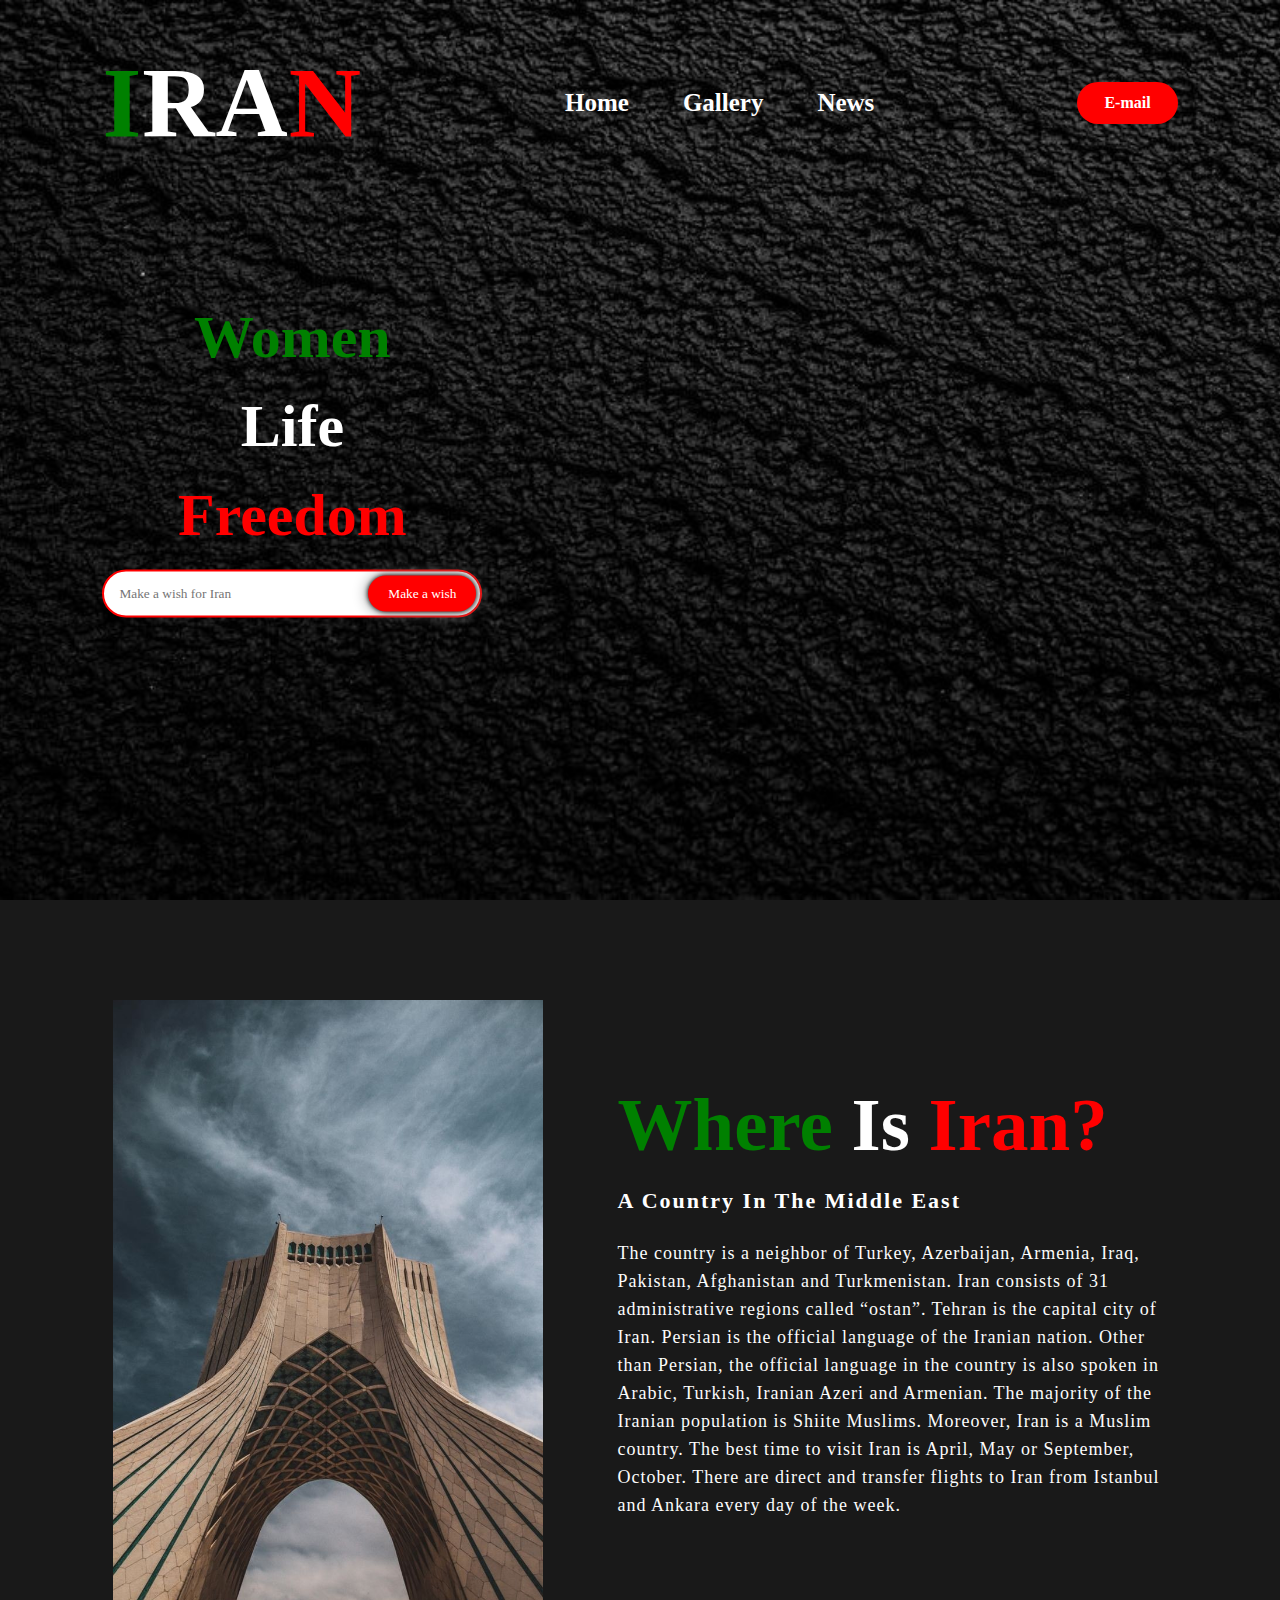
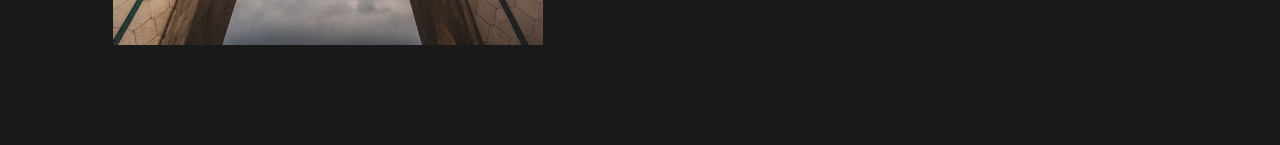
<file: index.html>
<!DOCTYPE html>
<html>
    <head>
        <meta charset="UTF-8">
        <title>Iran</title>
        <link rel="stylesheet" href="style.css">

    </head>
    <body>
        <section>
            <div class="main">
                <nav>
                    <h2 class="logo">I<span class="a">RA</span><span class="n">N</span></h2>
                    <ul>
                        <li><a href="#">Home</a></li>
                        <li><a href="gallery.html">Gallery</a></li>
                        <li><a href="news.html">News</a></li>
                    </ul>
                    <a href="#" class="btn">E-mail</a>
                </nav>
                <div class="content">
                    <h1 class="w">Women</h1>
                    <h1 class="l">Life</h1>
                    <h1 class="f">Freedom</h1>
                    <div class="make">
                        <form>
                            <input type="text" name="wish" id="wish" placeholder="Make a wish for Iran">
                            <input type="submit" name="submit" value="Make a wish" id="sub">
                        </form>
                </div>
            </div>
        </section>


        <section class="where">
            <div class="where-main">
                <img src="photo3.jpg" alt="Azadi Tower">
                <div class="where-text">
                    <h2><span class="t1">Where </span>is <span class="t2">Iran?</span></h2>
                    <h5>A country in the Middle East</h5>
                    <p>
                        The country is a neighbor of Turkey, Azerbaijan, Armenia, Iraq, Pakistan, Afghanistan and Turkmenistan.
                        Iran consists of 31 administrative regions called “ostan”. Tehran is the capital city of Iran. Persian 
                        is the official language of the Iranian nation. Other than Persian, the official language in the country 
                        is also spoken in Arabic, Turkish, Iranian Azeri and Armenian.

                        The majority of the Iranian population is Shiite Muslims. 
                        Moreover, Iran is a Muslim country. The best time to visit Iran is April, May or September, October.
                        There are direct and transfer flights to Iran from Istanbul and Ankara every day of the week.
                    </p>
                </div>
            </div>
        </section>
        
    </body>
</html>
</file>
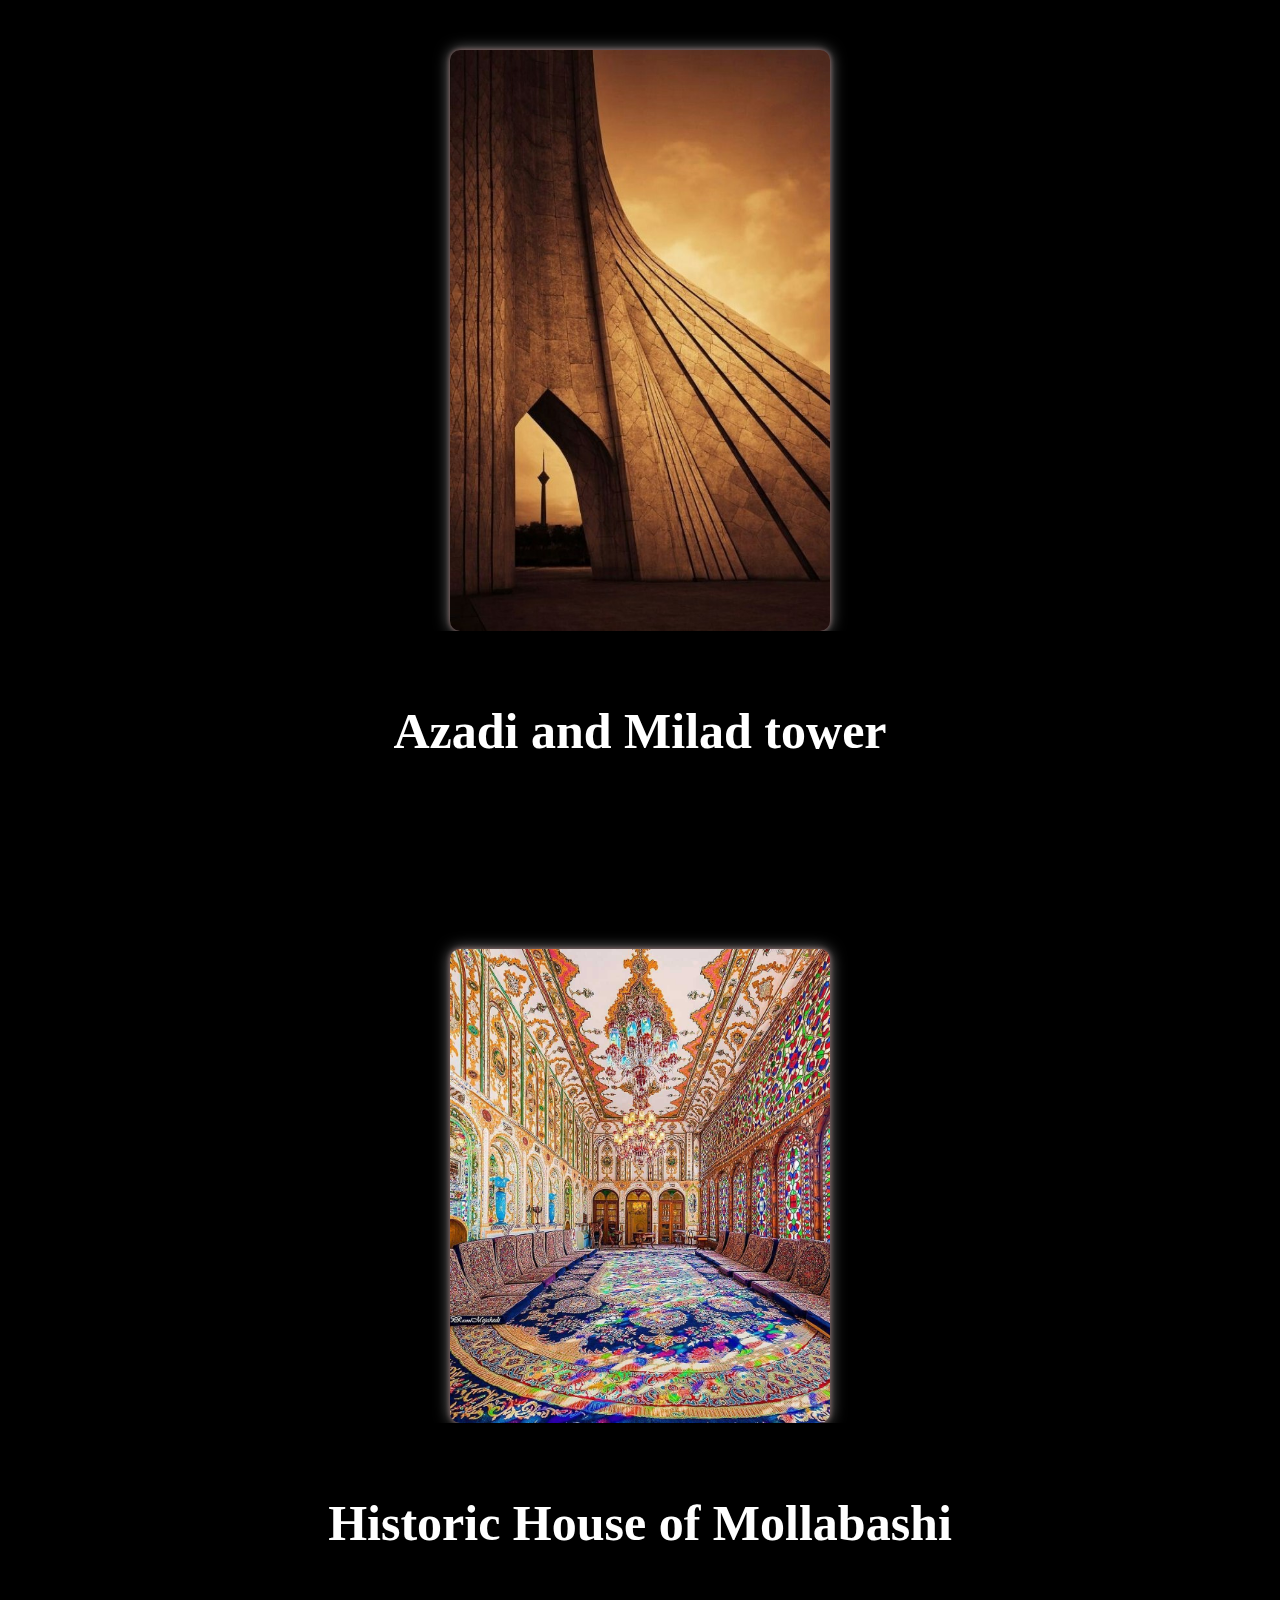
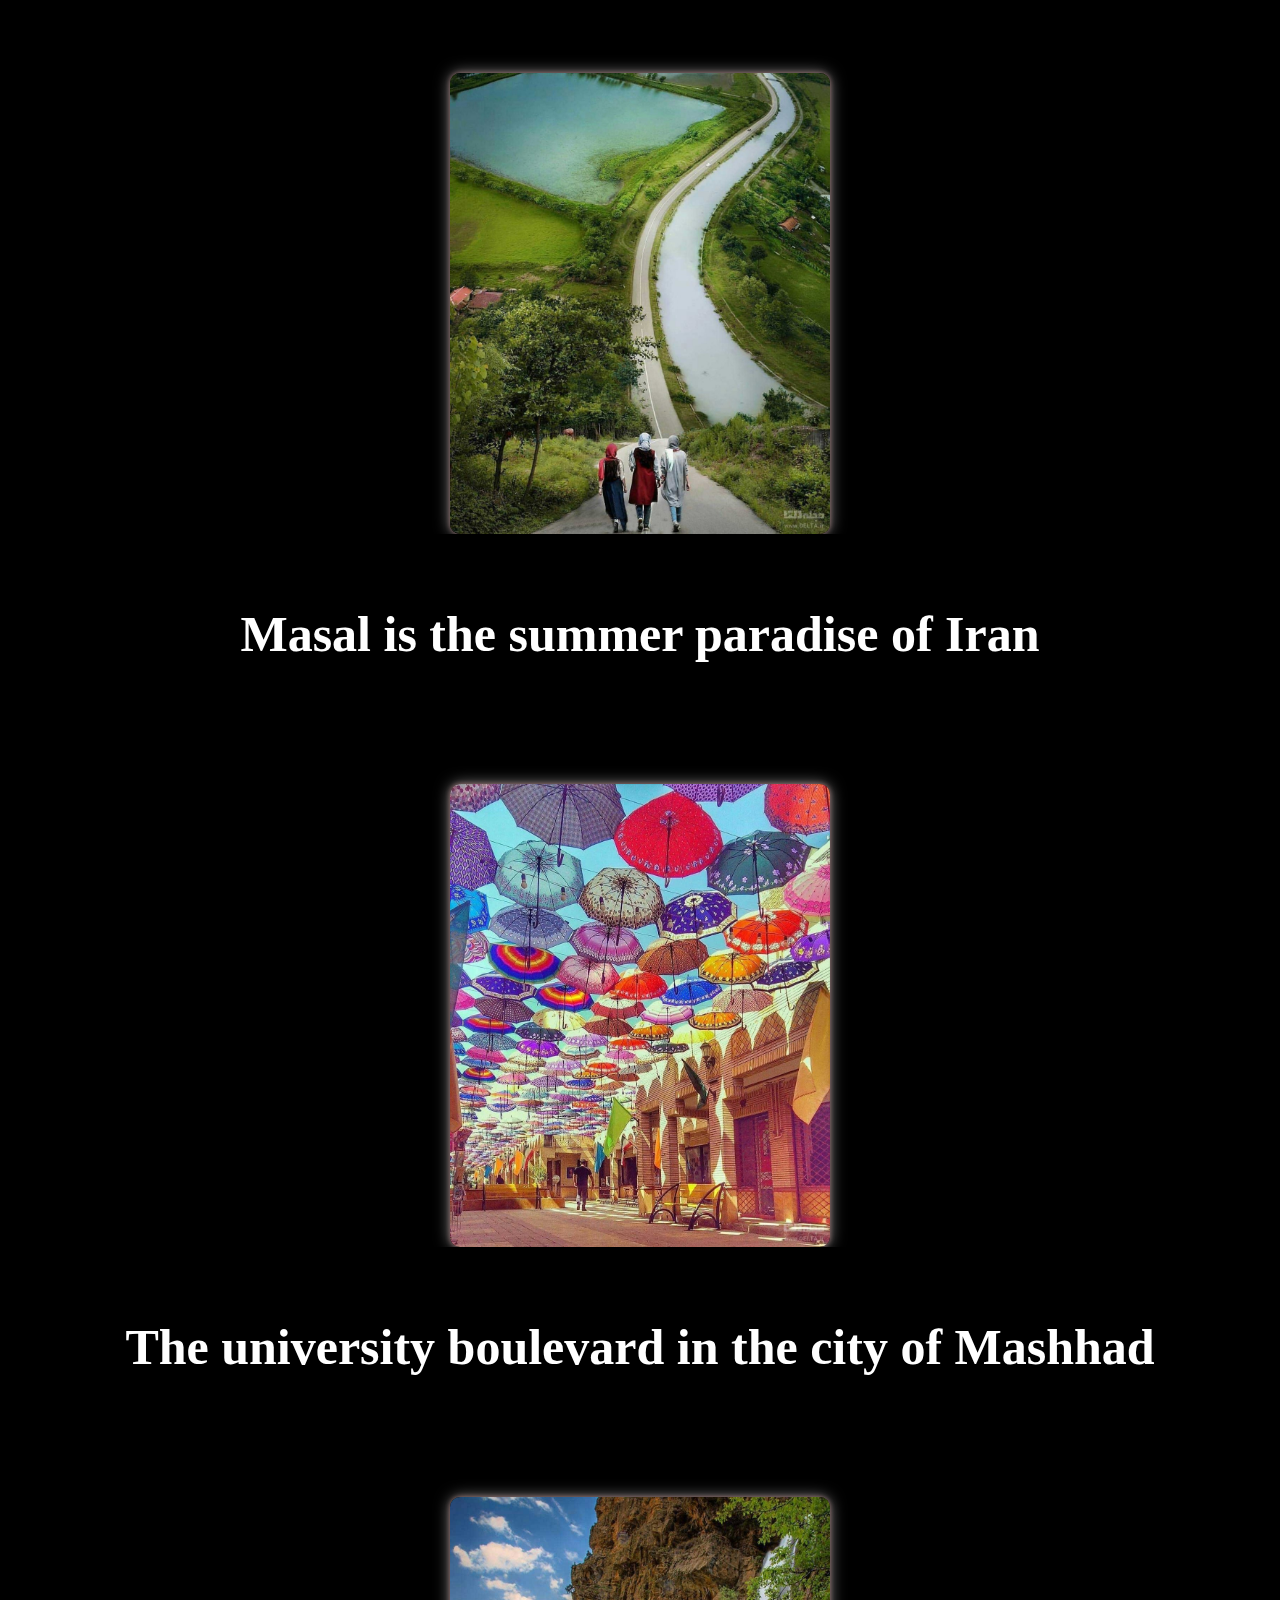
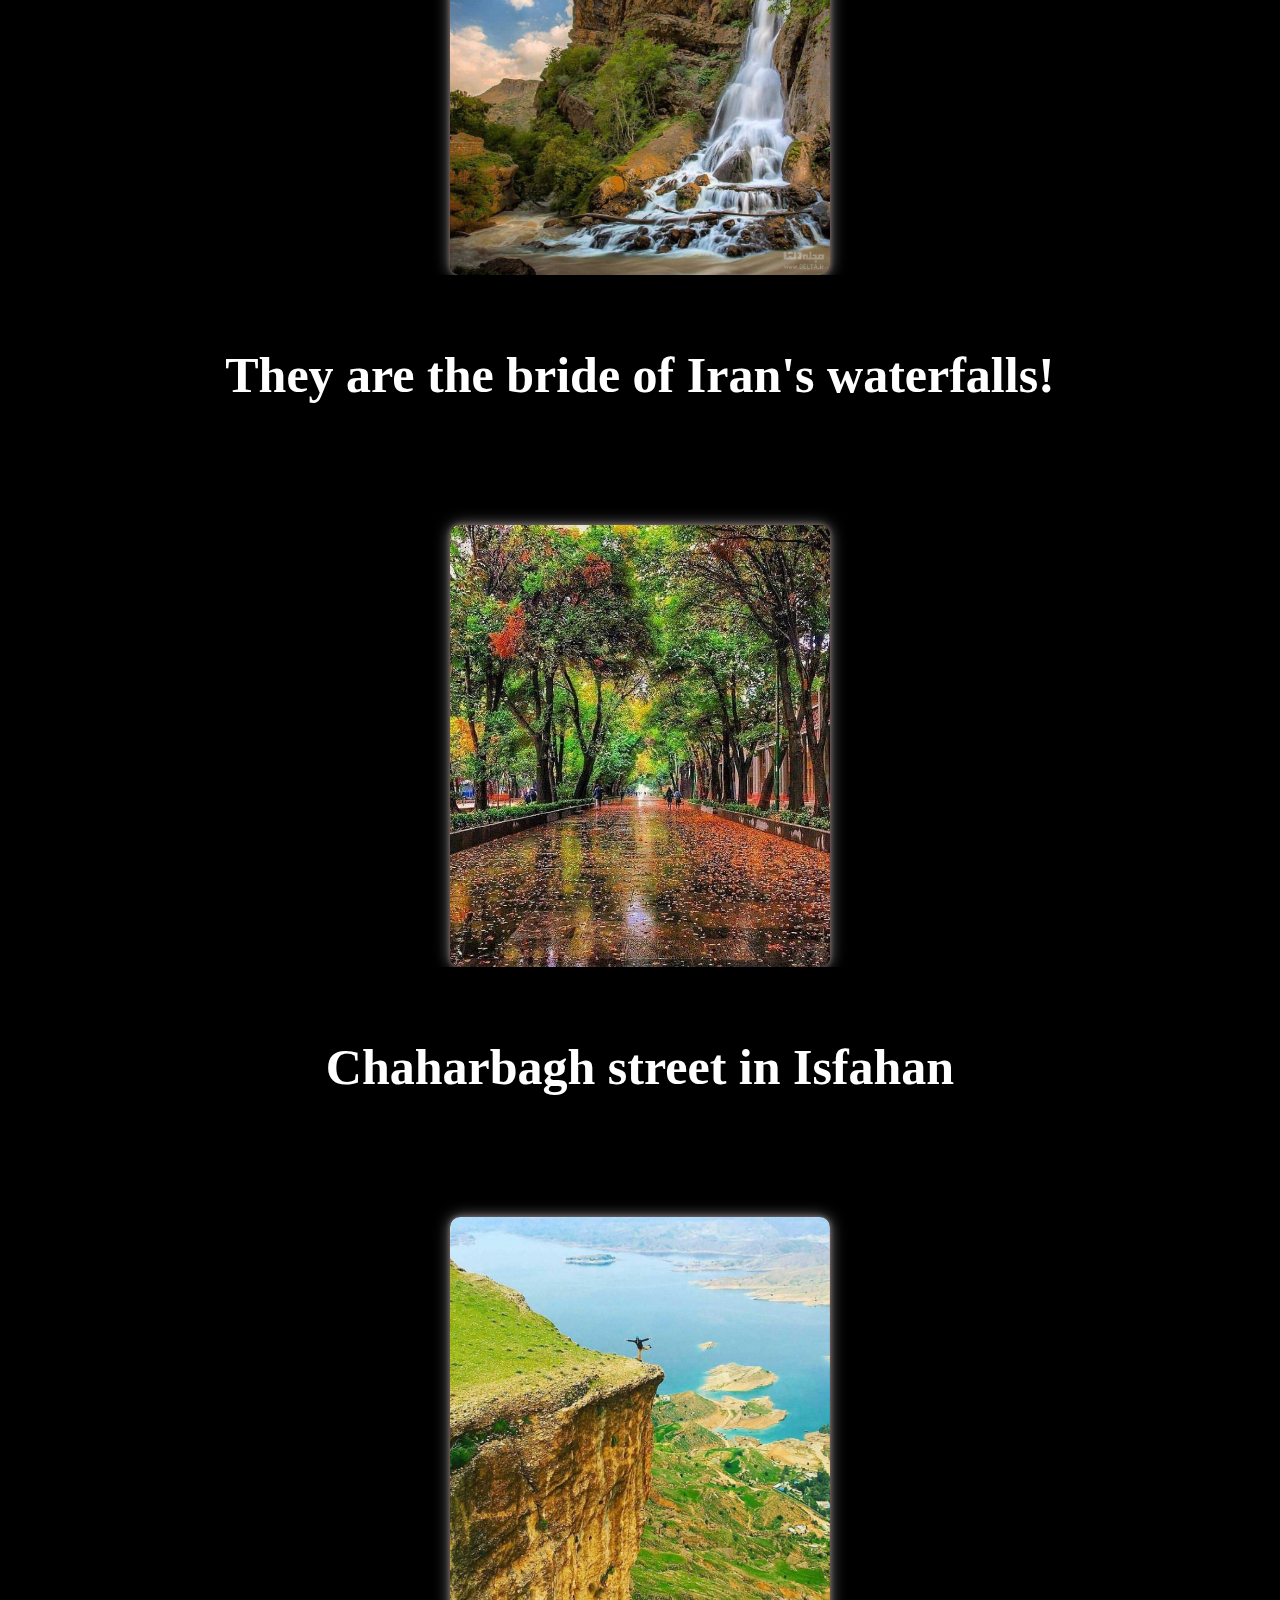
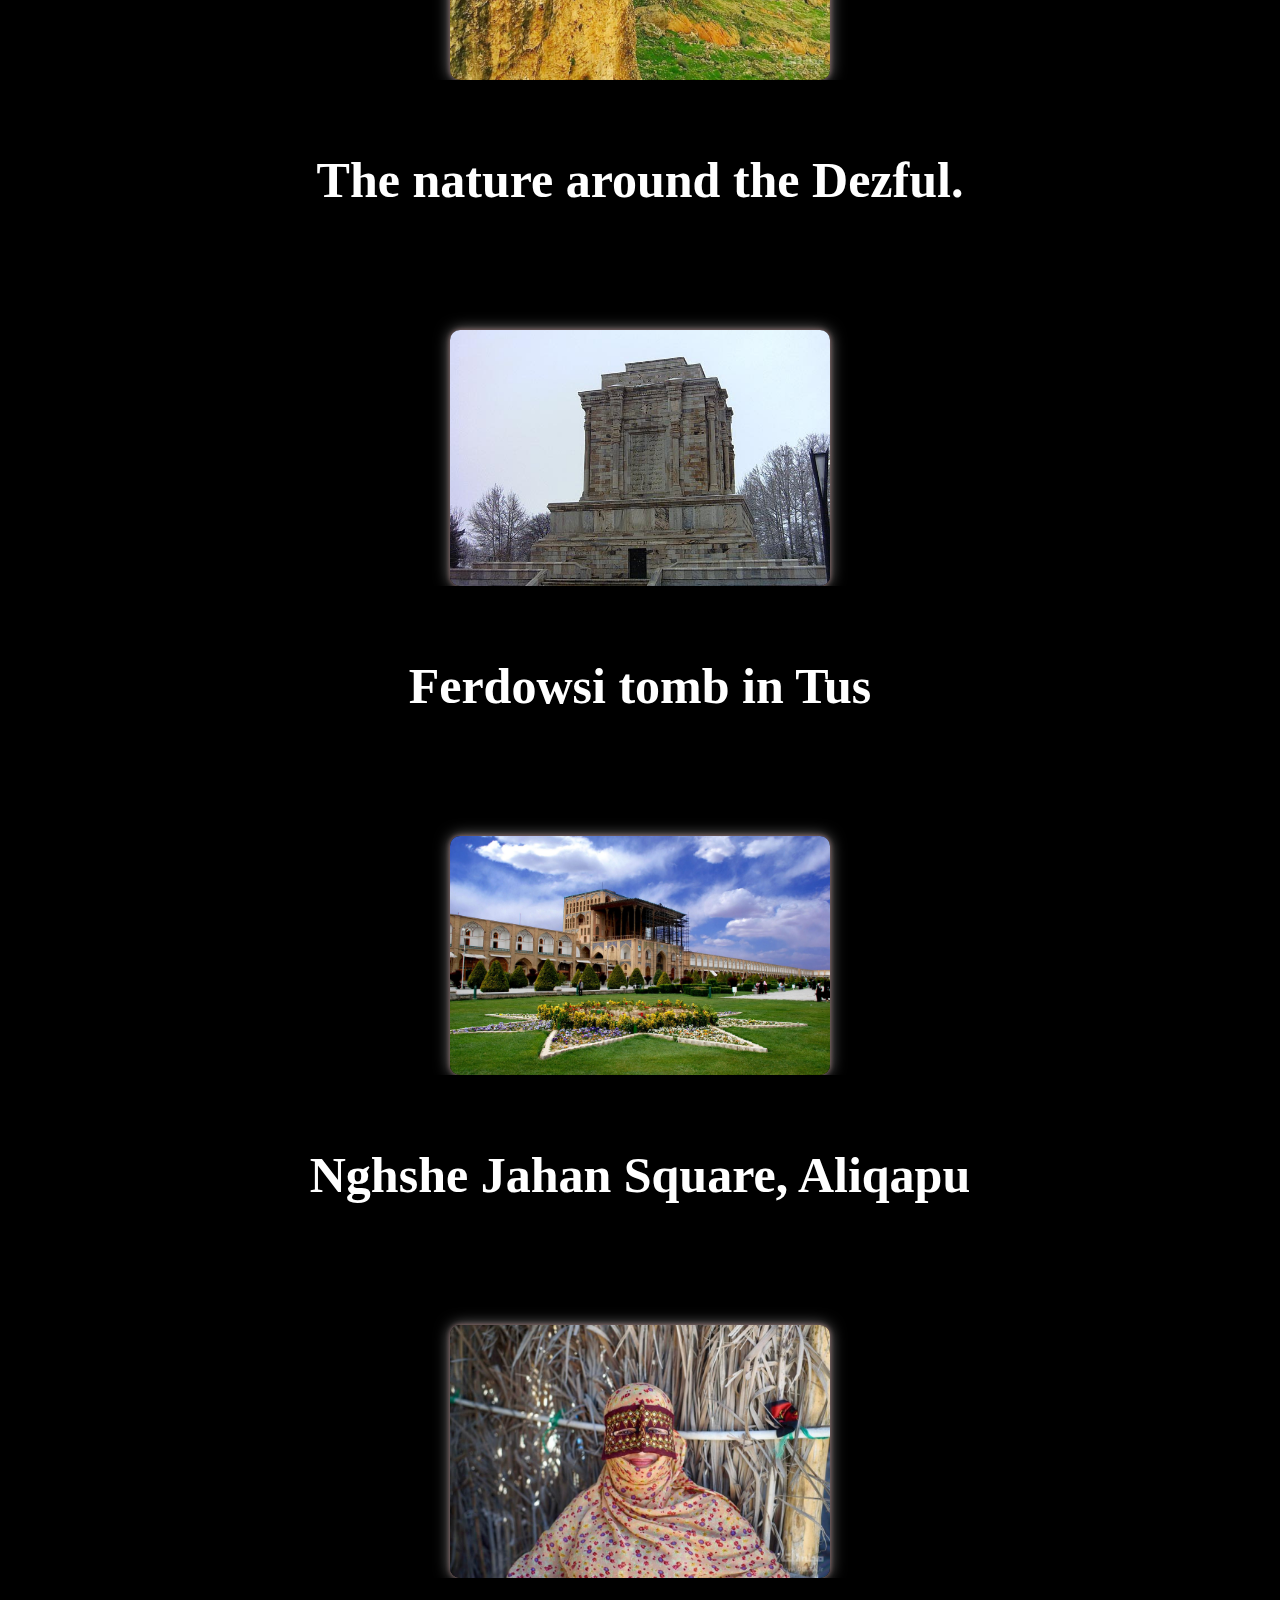
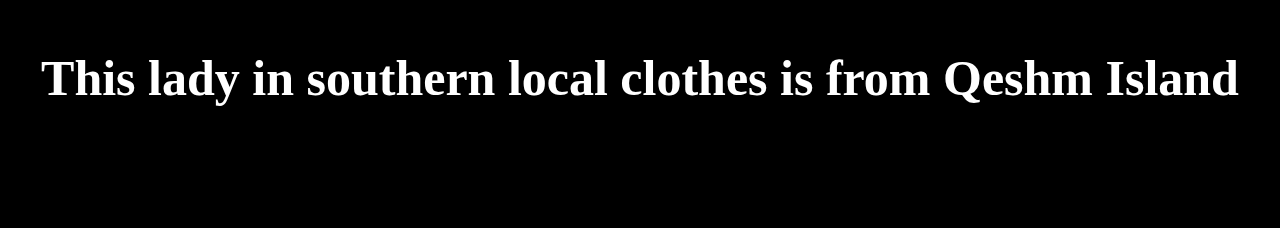
<file: gallery.html>
<!DOCTYPE html>
<html>
    <head>
        <link rel="stylesheet" href="style3.css">

    </head>
    <body>
     
        <div class="gallery">

            <img src="photo.jpg" alt="">
            <h3>Azadi and Milad tower</h3><br>
            <img src="p1.jpg" alt="">
            <h3>Historic House of Mollabashi</h3>
            <img src="p2.jpg" alt="">
            <h3>Masal is the summer paradise of Iran</h3>
            <img src="p3.jpg" alt="">
            <h3>The university boulevard in the city of Mashhad</h3>
            <img src="p4.jpg" alt="">
            <h3>They are the bride of Iran's waterfalls!</h3>
            <img src="p5.jpg" alt="">
            <h3>Chaharbagh street in Isfahan</h3>
            <img src="p6.jpg" alt="">
            <h3>The nature around the Dezful.</h3>
            <img src="p7.jpg" alt="">
            <h3>Ferdowsi tomb in Tus</h3>
            <img src="p8.jfif" alt="">
            <h3>Nghshe Jahan Square, Aliqapu</h3>
            <img src="p9.jpg" alt="">
            <h3>This lady in southern local clothes is from Qeshm Island</h3>
            

        </div>
    </body>



</html>
</file>
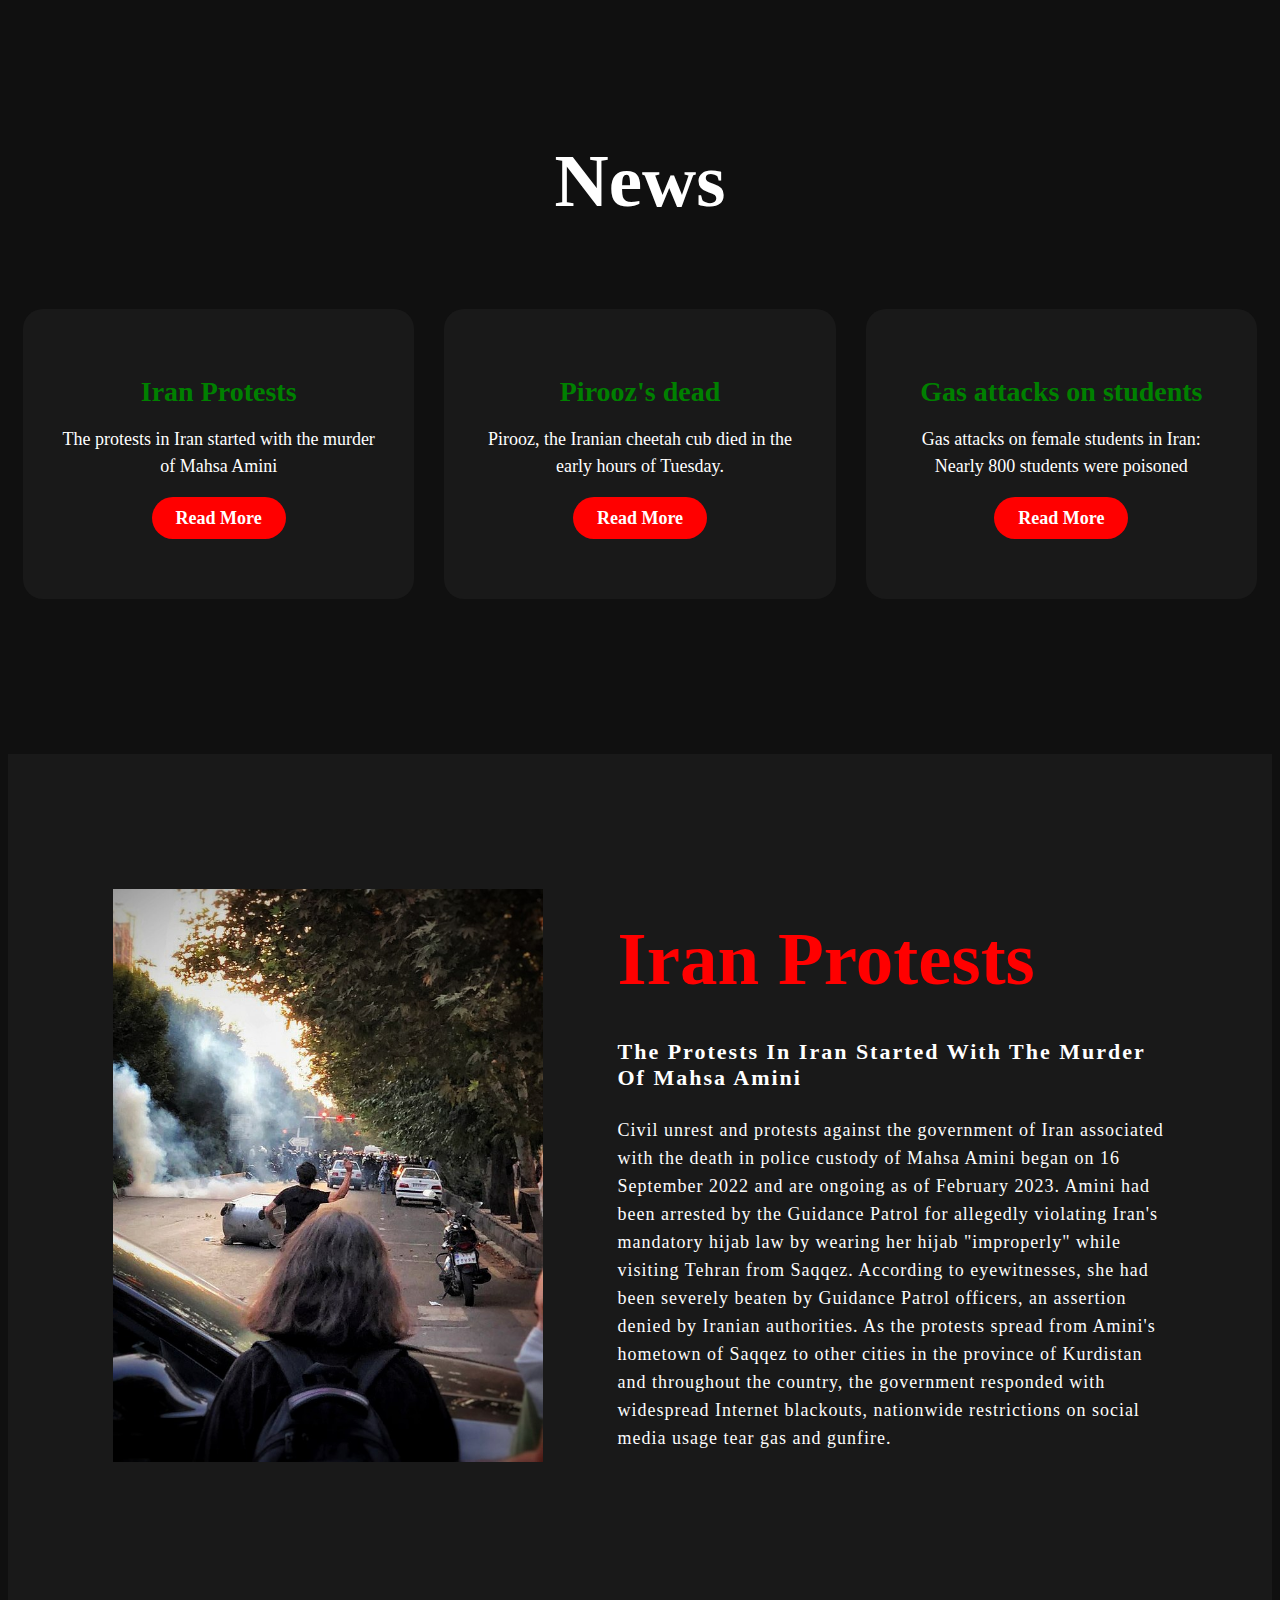
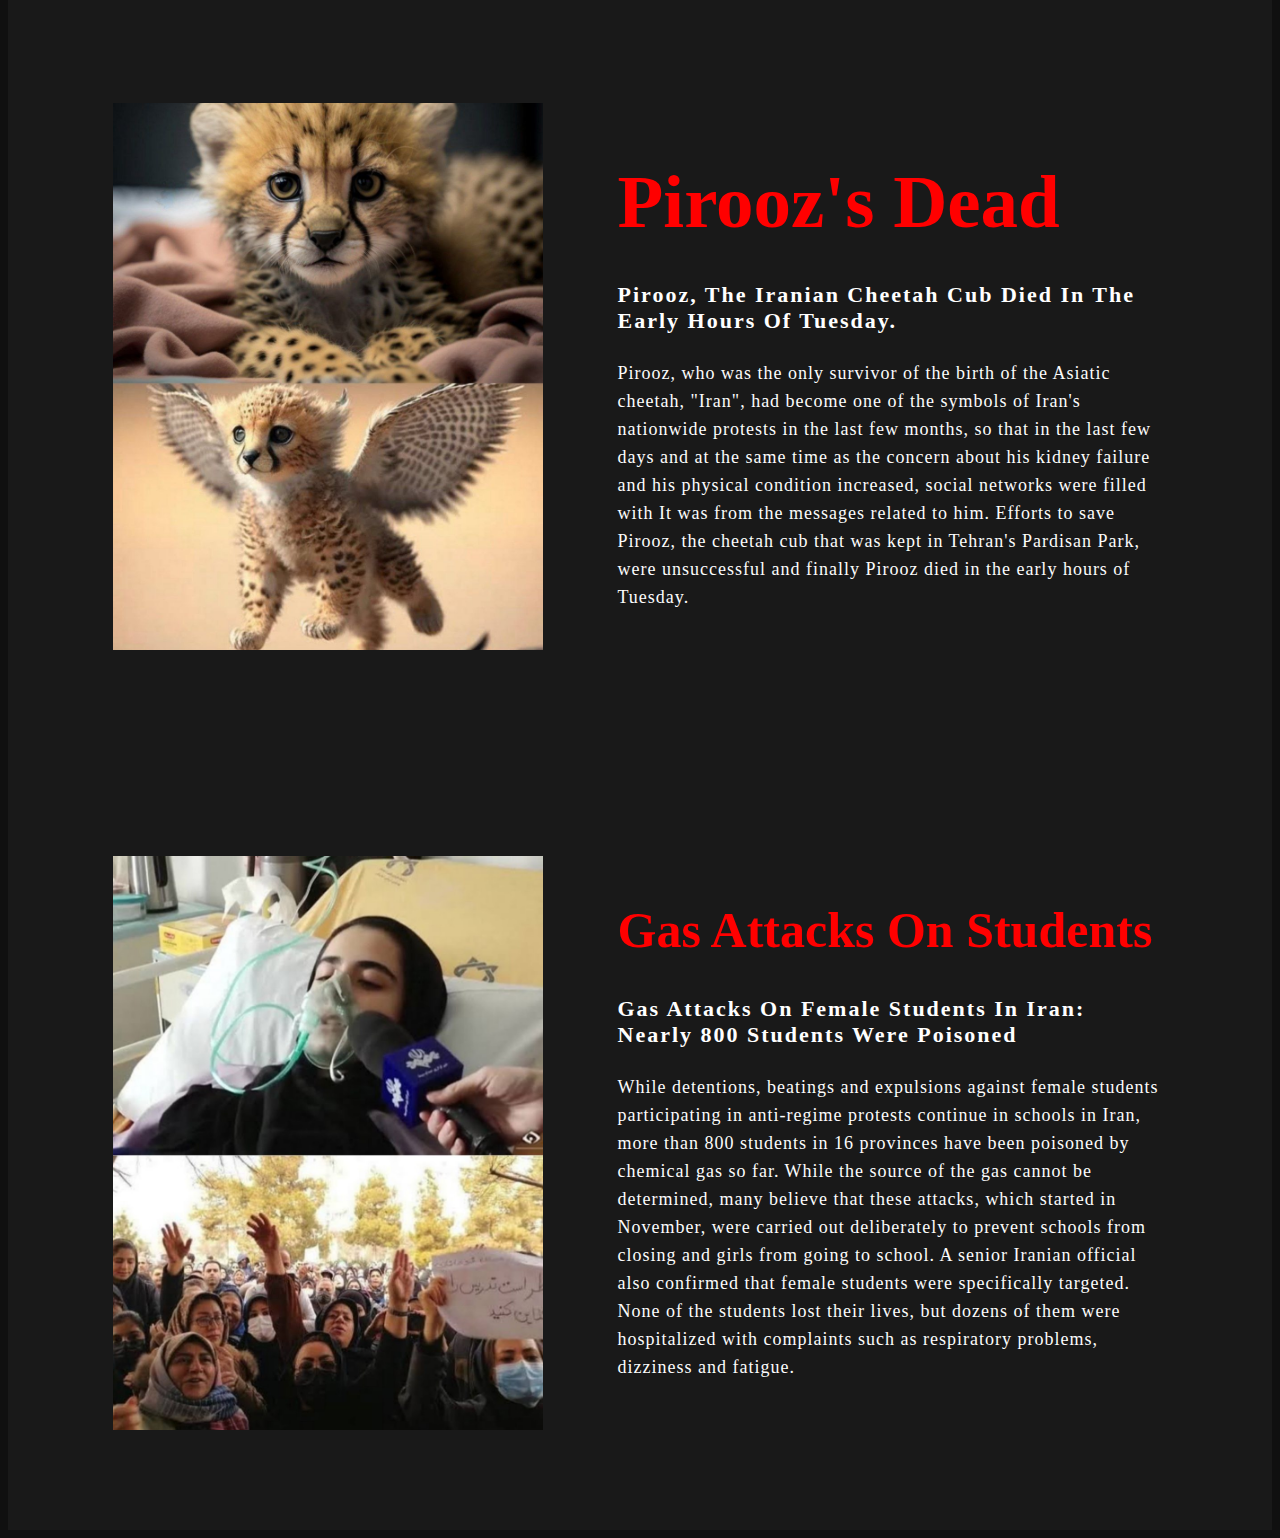
<file: news.html>
<!DOCTYPE html>
<html>
    <head>
        <title>News</title>
        <link rel="stylesheet" href="style2.css">

    </head>
    <body>
        <div class="News">
            <div class="title">
                <h2>News</h2>
            </div>

            <div class="box">
                <div class="card">
                    <h5>Iran Protests</h5>
                    <div class="text">
                        <p>The protests in Iran started with the murder of Mahsa Amini</p>
                        
                        <p style="text-align: center;">
                            <a class="button" href="#iran">Read More</a>
                        </p>
                    </div>
                </div>

                <div class="card">
                    <h5>Pirooz's dead</h5>
                    <div class="text">
                        <p>Pirooz, the Iranian cheetah cub died in the early hours of Tuesday.</p>
                        
                        <p style="text-align: center;">
                            <a class="button" href="#pirooz">Read More</a>
                        </p>
                    </div>
                </div>

                <div class="card">
                    <h5>Gas attacks on students</h5>
                    <div class="text">
                        <p>Gas attacks on female students in Iran: Nearly 800 students were poisoned</p>
                        
                        <p style="text-align: center;">
                            <a class="button" href="#gas">Read More</a>
                        </p>
                    </div>
                </div>
            </div>
        
        </div>


        
        <section class="iran">
            <div class="iran-main">
                <img src="news.jpg" alt="protests">
                <div class="iran-text">
                    <h2 id="iran">Iran Protests</h2>
                    <h5>The protests in Iran started with the murder of Mahsa Amini</h5>
                    <p>
                         Civil unrest and protests against the government of Iran associated with the
                         death in police custody of Mahsa Amini began on 16 September 2022 and are 
                         ongoing as of February 2023. Amini had been arrested by the Guidance Patrol 
                         for allegedly violating Iran's mandatory hijab law by wearing her hijab 
                         "improperly" while visiting Tehran from Saqqez. According to eyewitnesses, 
                         she had been severely beaten by Guidance Patrol officers, an assertion denied
                         by Iranian authorities. As the protests spread from Amini's hometown of Saqqez
                         to other cities in the province of Kurdistan and throughout the country, 
                         the government responded with widespread Internet blackouts, nationwide restrictions
                         on social media usage tear gas and gunfire.
                    </p>   
                </div>
            </div>
        </section>

        <section class="pirooz">
            <div class="pirooz-main">
                <img src="pirooz.jpg" alt="pirooz">
                <div class="pirooz-text">
                    <h2 id="pirooz">Pirooz's dead</h2>
                    <h5>Pirooz, the Iranian cheetah cub died in the early hours of Tuesday.</h5>
                    <p>
                         Pirooz, who was the only survivor of the birth of the Asiatic cheetah, 
                         "Iran", had become one of the symbols of Iran's nationwide protests 
                         in the last few months, so that in the last few days and at the same 
                         time as the concern about his kidney failure and his physical
                         condition increased, social networks were filled with  It was from
                         the messages related to him.
                         Efforts to save Pirooz, the cheetah cub that was kept in Tehran's
                         Pardisan Park, were unsuccessful and finally 
                         Pirooz died in the early hours of Tuesday.
                    </p>   
                </div>
            </div>
        </section>

        <section class="gas">
            <div class="gas-main">
                <img src="gas.jpg" alt="gas">
                <div class="gas-text">
                    <h2 id="gas">Gas attacks on students</h2>
                    <h5>Gas attacks on female students in Iran: Nearly 800 students were poisoned</h5>
                    <p>
                         While detentions, beatings and expulsions against female students participating 
                         in anti-regime protests continue in schools in Iran, more than 800 students in 
                         16 provinces have been poisoned by chemical gas so far.

                         While the source of the gas cannot be determined, many believe that these attacks,
                         which started in November, were carried out deliberately to prevent schools from 
                         closing and girls from going to school. 
                        
                         A senior Iranian official also confirmed that female students were specifically targeted.
                         None of the students lost their lives, but dozens of them were hospitalized with 
                         complaints such as respiratory problems, dizziness and fatigue.
                    </p>
                </div>
            </div>
        </section>



    </body>
</html>
</file>
<file: style.css>
*{
    padding: 0;
    margin: 0;
    font-family: "Times New Roman", Times, serif;
    box-sizing: border-box;
}

body{
    font-family: "Times New Roman", Times, serif;
}

.main{
    height: 100vh;
    width: 100%;
    background-image: url("bbk.jpg");
    background-size: cover;
    background-position: center;
}
nav{
    display: flex;
    align-items: center;
    justify-content: space-between;
    padding-top: 45px;
    padding-left: 8%;
    padding-right: 8%;
}
.logo{
    color: green;
    font-size: 100px;
    letter-spacing: 1px;
    cursor: pointer;
}
.a{
    color: white;
}
.n{
    color: red;
}
nav ul li{
    list-style-type: none;
    display: inline-block;
    padding: 10px 25px;
}
nav ul li a{
    color: white;
    text-decoration: none;
    font-weight: bold;
    text-transform: capitalize;
    font-size: 25px;
}
nav ul li a:hover{
    color: red;
    transition: 0.4s;
}

.btn{
    background-color: red;
    color: white;
    text-decoration: none;
    border: 2px solid transparent;
    font-weight: bold;
    padding: 10px 25px;
    border-radius: 30px;
    transition: transform 0.4s;

}
.btn:hover{
    transform: scale(1.2);
}
.content{
    position: absolute;
    top: 50%;
    left: 8%;
    transform: translateY(-50%);
}
h1{
    margin: 20px 0px 20px;
    font-size: 60px;
    text-align: center;
}
.w{
    color: green;
}
.l{
    color: white;
}
.f{
    color: red;
}
.make form{
    width: 380px;
    max-width: 100%;
    position: relative;
}
.make form input:first-child{
    display: inline-block;
    width: 100%;
    padding: 14px 130px 14px 15px;
    border: 2px solid red;
    outline: none;
    border-radius: 30px;
}
.make form input:last-child{
    position: absolute;
    display: inline-block;
    outline: none;
    border: none;
    padding: 10px 20px;
    background-color: red;
    color: white;
    border-radius: 30px;
    margin-left: 3px;
    box-shadow: 0px 0px 5px #000, 0px 0px 15px #858585;
    top: 6px;
    right: 6px;
    cursor: pointer;
    transition: 0.5s;
}
.make form input:last-child:hover{
    transform: scale(1.1);
}



.where{
    width: 100%;
    padding: 100px 0px;
    background-color: #191919;
}
.where img{
    height: auto;
    width: 430px;
}
.where-text{
    width: 550px;
}
.where-main{
    width: 1130px;
    max-width: 95%;
    margin: 0 auto;
    display: flex;
    align-items: center;
    justify-content: space-around;
}
.where-text h2{
    color: white;
    font-size: 75px;
    text-transform: capitalize;
    margin-bottom: 20px;
}
.where-text h5{
    color: white;
    letter-spacing: 2px;
    font-size: 22px;
    margin-bottom: 25px;
    text-transform: capitalize;
}
.t1{
    color: green;
}
.t2{
    color: red;
}
.where-text p{
    color: #fcfcfc;
    letter-spacing: 1px;
    line-height: 28px;
    font-size: 18px;
    margin-bottom: 45px;
}
</file>
<file: style3.css>
*{
    background-color: black;
}

.gallery img{
    display: block;
    margin-left: auto;
    margin-right: auto;
    margin-top: 50px;
    width: 30%;
    margin-bottom: 0;
    padding-bottom: 0;
    box-shadow: 0px 0px 5px #926e6e, 0px 0px 15px #858585;
    border-radius: 10px;
    transition: transform 0.7s;
  }

  .gallery img:hover{
    transform: scale(1.1);
  }

  .gallery h3{
   color: white;
   display: flex;
   justify-content: center;
   align-items: center;
   height: 200px;
   border: none;
   margin-top: 0;
   padding-top: 0;
   font-size: 50px;
  }
</file>
<file: style2.css>
body{
    background: #101010;
}

.News{
    background: #101010;
    width: 100%;
    padding: 100px 0px;
}
.title h2{
    color: white;
    font-size: 75px;
    width: 1130px;
    margin: 30px auto;
    text-align: center;
}
.box{
    display: flex;
    justify-content: center;
    align-items: center;
    min-height: 400px;
}
.card{
    height: 250px;
    width: 330px;
    padding: 20px 35px;
    background: #191919;
    border-radius: 20px;
    margin: 15px;
    position: relative;
    overflow: hidden;
    text-align: center;
}
.card h5{
    color: green;
    font-size: 28px;
    margin-bottom: 15px;
}
.text p{
    color: white;
    font-size: 18px;
    line-height: 27px;
    margin-bottom: 25px;
}
.button{
    background-color: red;
    color: white;
    text-decoration: none;
    border: 2px solid transparent;
    font-weight: bold;
    padding: 9px 22px;
    border-radius: 30px;
    transition: 0.4s;
}
.button:hover{
    background-color: transparent;
    border: 2px solid red;
    cursor: pointer;
}


.iran{
    width: 100%;
    padding: 100px 0px;
    background-color: #191919;
}
.iran img{
    height: auto;
    width: 430px;
}
.iran-text{
    width: 550px;
}
.iran-main{
    width: 1130px;
    max-width: 95%;
    margin: 0 auto;
    display: flex;
    align-items: center;
    justify-content: space-around;
}
.iran-text h2{
    color: red;
    font-size: 75px;
    text-transform: capitalize;
    margin-bottom: 20px;
}
.iran-text h5{
    color: white;
    letter-spacing: 2px;
    font-size: 22px;
    margin-bottom: 25px;
    text-transform: capitalize;
}

.iran-text p{
    color: #fcfcfc;
    letter-spacing: 1px;
    line-height: 28px;
    font-size: 18px;
    margin-bottom: 45px;
}

.pirooz{
    width: 100%;
    padding: 100px 0px;
    background-color: #191919;
}
.pirooz img{
    height: auto;
    width: 430px;
}
.pirooz-text{
    width: 550px;
}
.pirooz-main{
    width: 1130px;
    max-width: 95%;
    margin: 0 auto;
    display: flex;
    align-items: center;
    justify-content: space-around;
}
.pirooz-text h2{
    color: red;
    font-size: 75px;
    text-transform: capitalize;
    margin-bottom: 20px;
}
.pirooz-text h5{
    color: white;
    letter-spacing: 2px;
    font-size: 22px;
    margin-bottom: 25px;
    text-transform: capitalize;
}

.pirooz-text p{
    color: #fcfcfc;
    letter-spacing: 1px;
    line-height: 28px;
    font-size: 18px;
    margin-bottom: 45px;
}

.gas{
    width: 100%;
    padding: 100px 0px;
    background-color: #191919;
}
.gas img{
    height: auto;
    width: 430px;
}
.gas-text{
    width: 550px;
}
.gas-main{
    width: 1130px;
    max-width: 95%;
    margin: 0 auto;
    display: flex;
    align-items: center;
    justify-content: space-around;
}
.gas-text h2{
    color: red;
    font-size: 50px;
    text-transform: capitalize;
    margin-bottom: 20px;
}
.gas-text h5{
    color: white;
    letter-spacing: 2px;
    font-size: 22px;
    margin-bottom: 25px;
    text-transform: capitalize;
}

.gas-text p{
    color: #fcfcfc;
    letter-spacing: 1px;
    line-height: 28px;
    font-size: 18px;
    margin-bottom: 45px;
}
</file>
